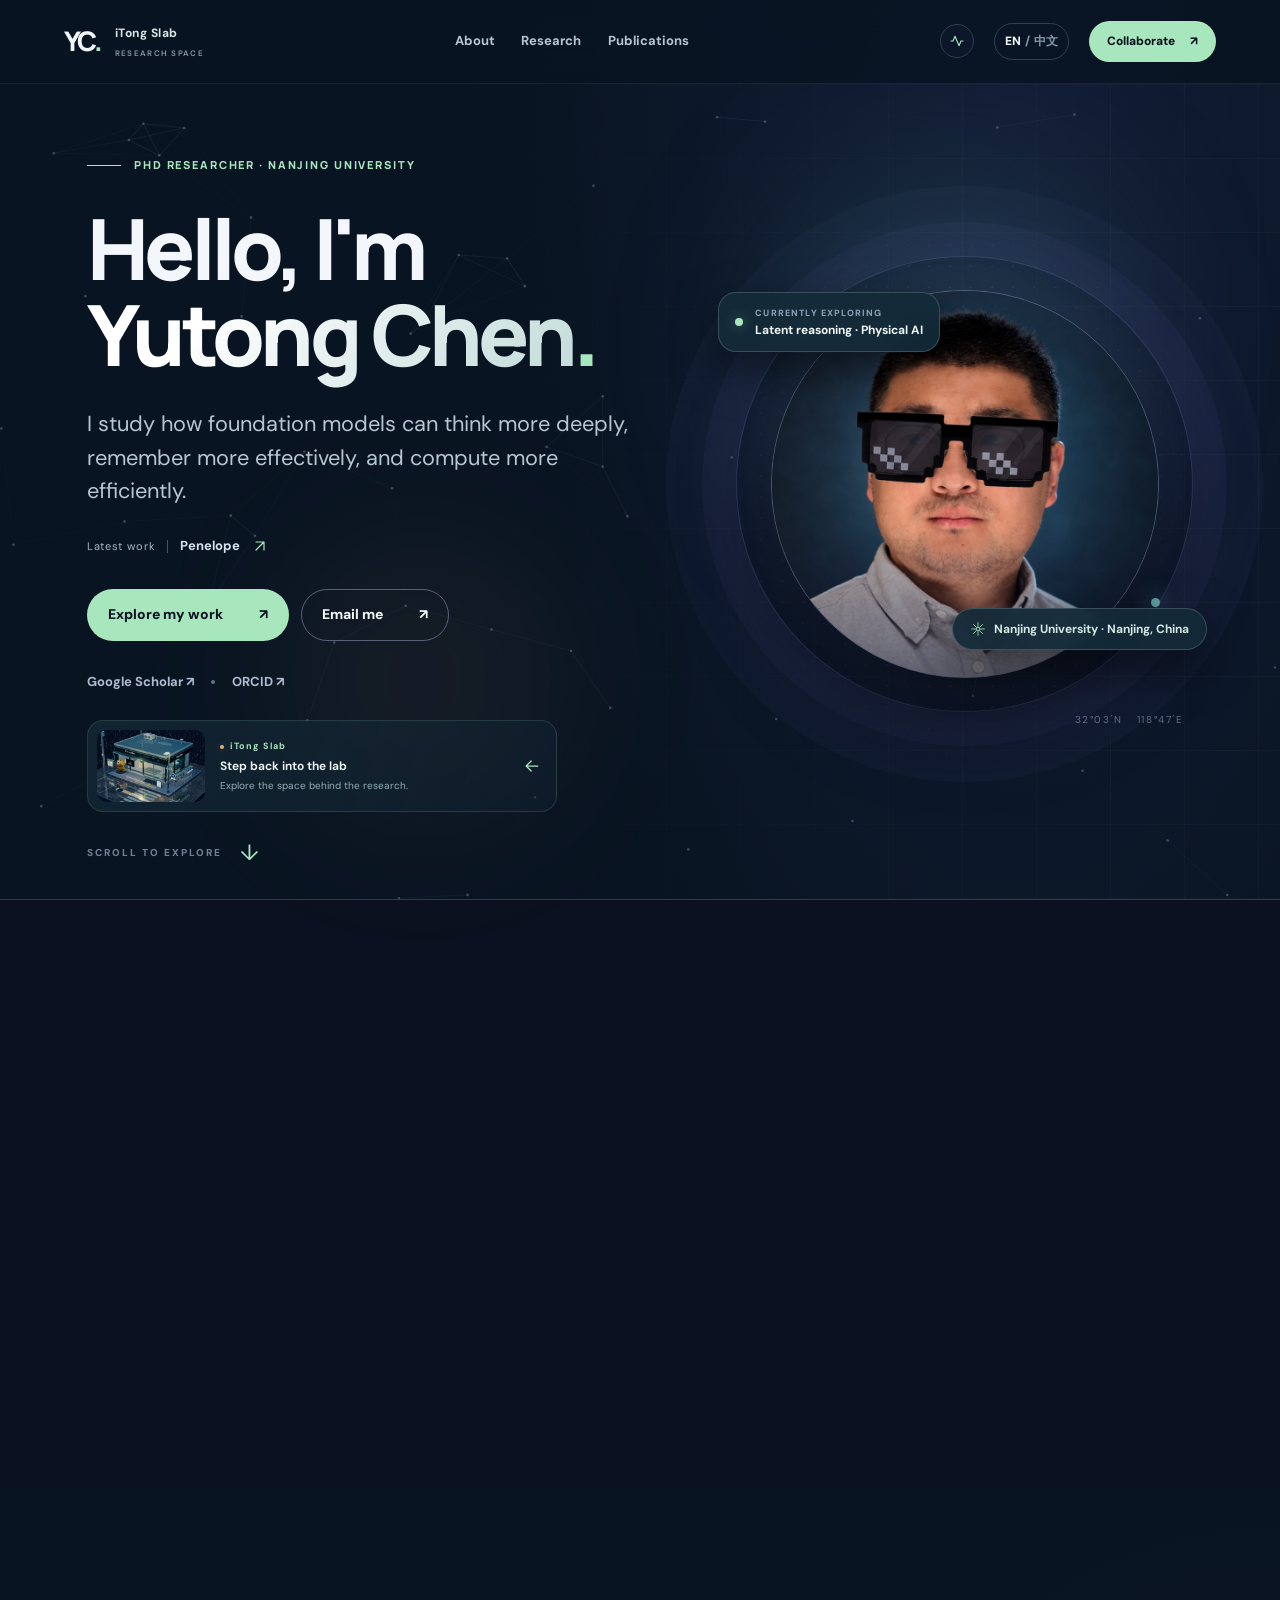
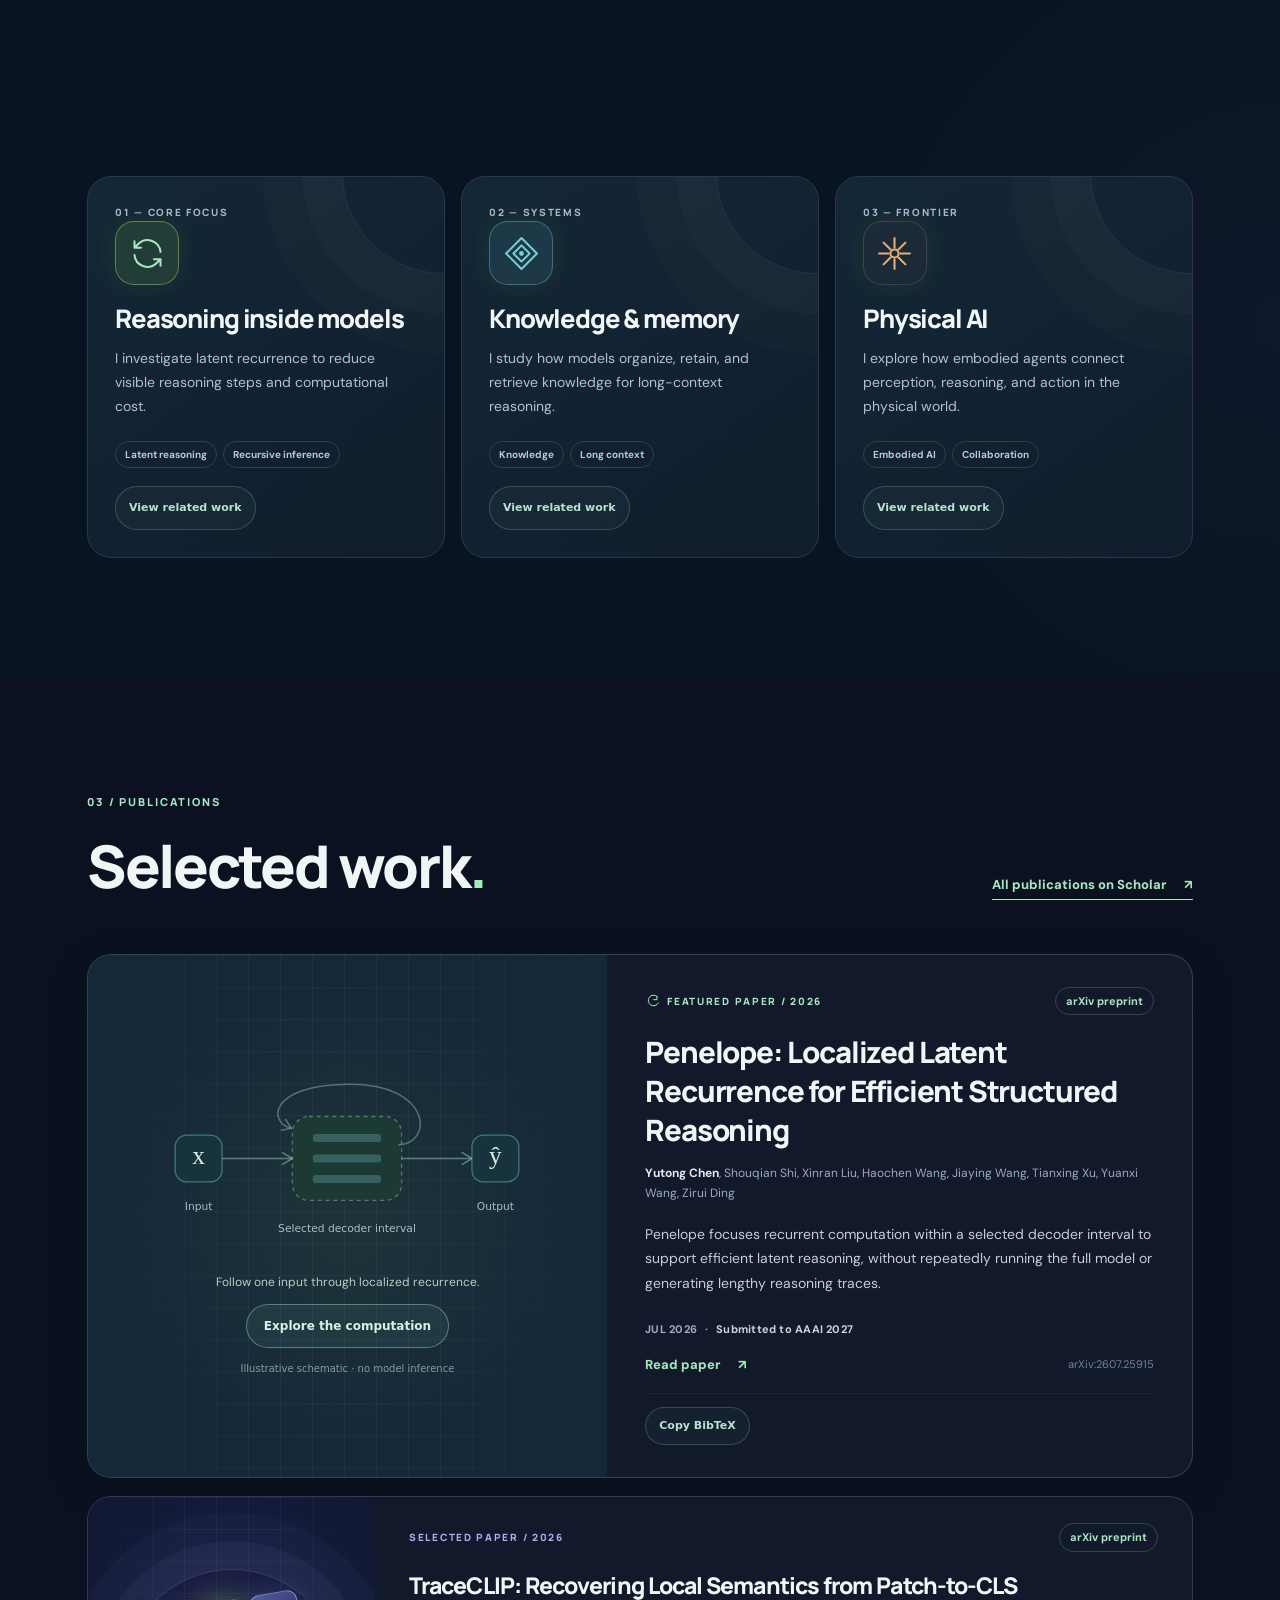
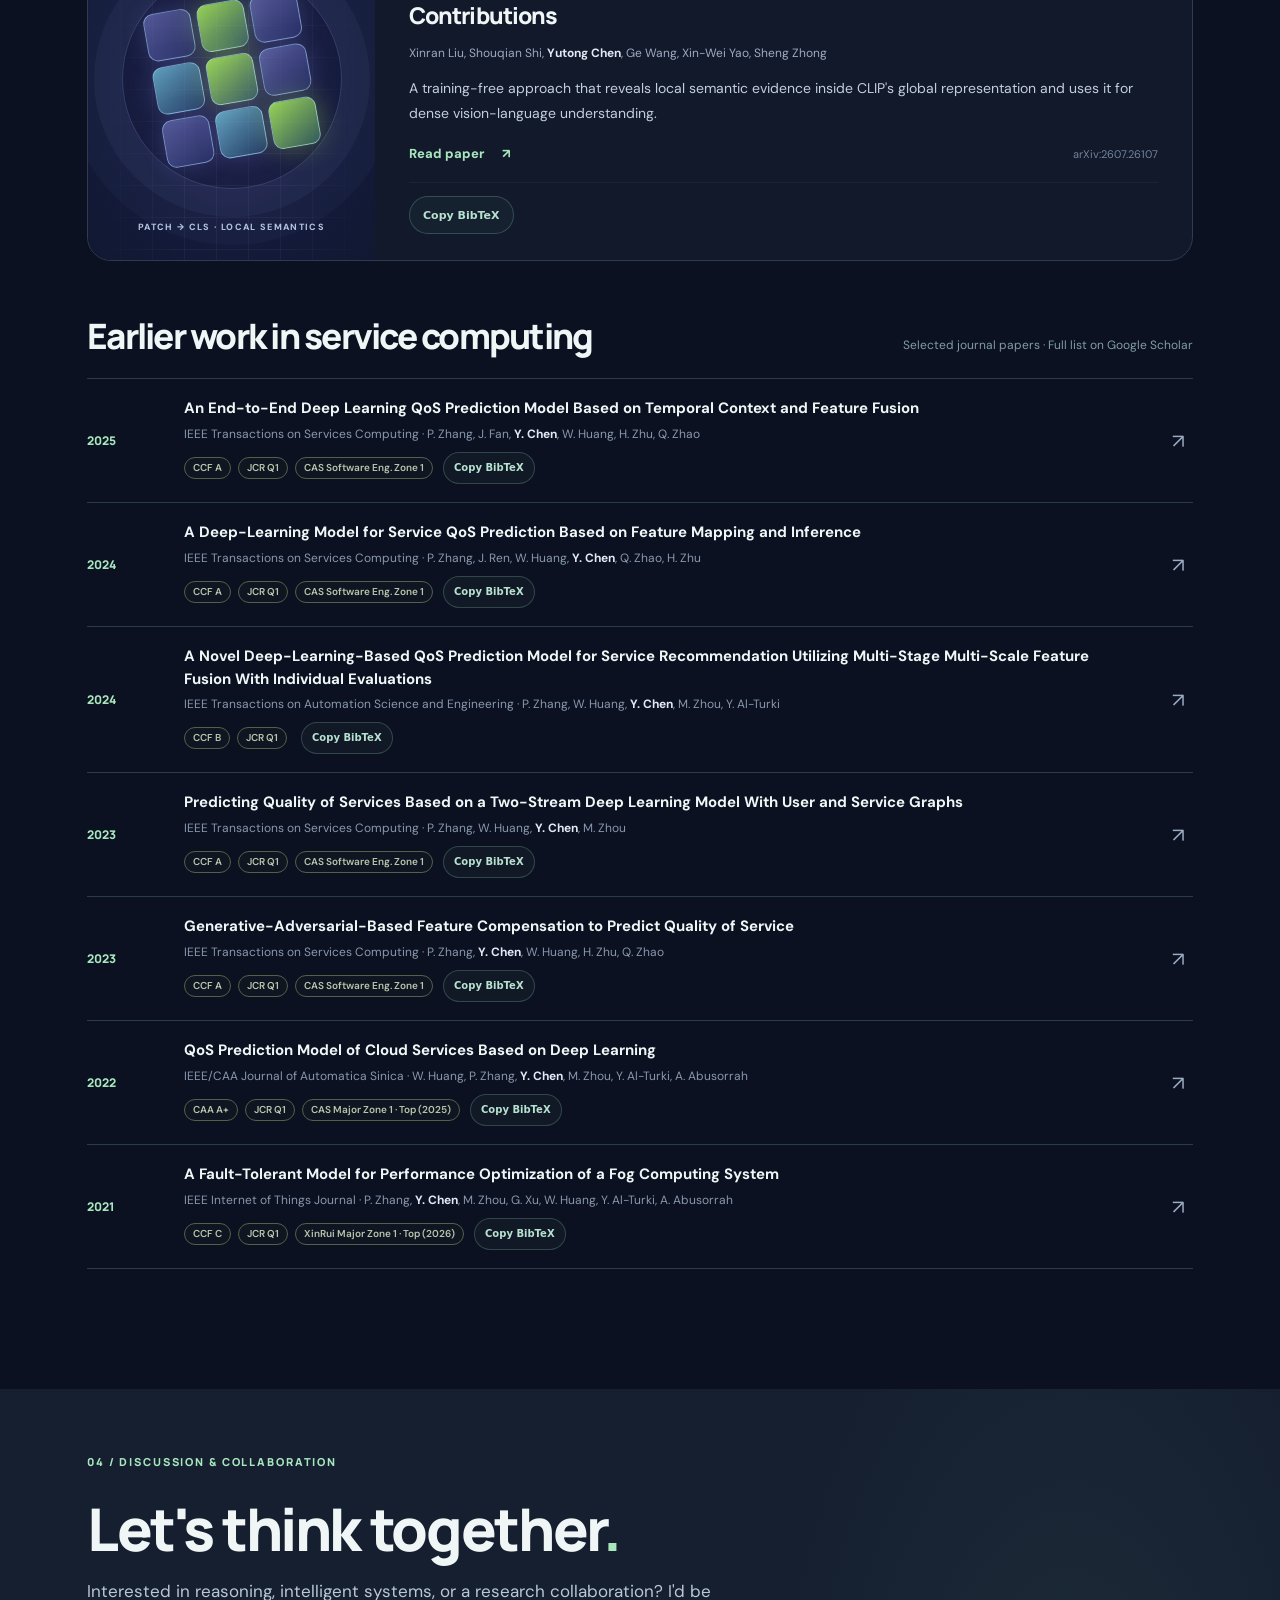
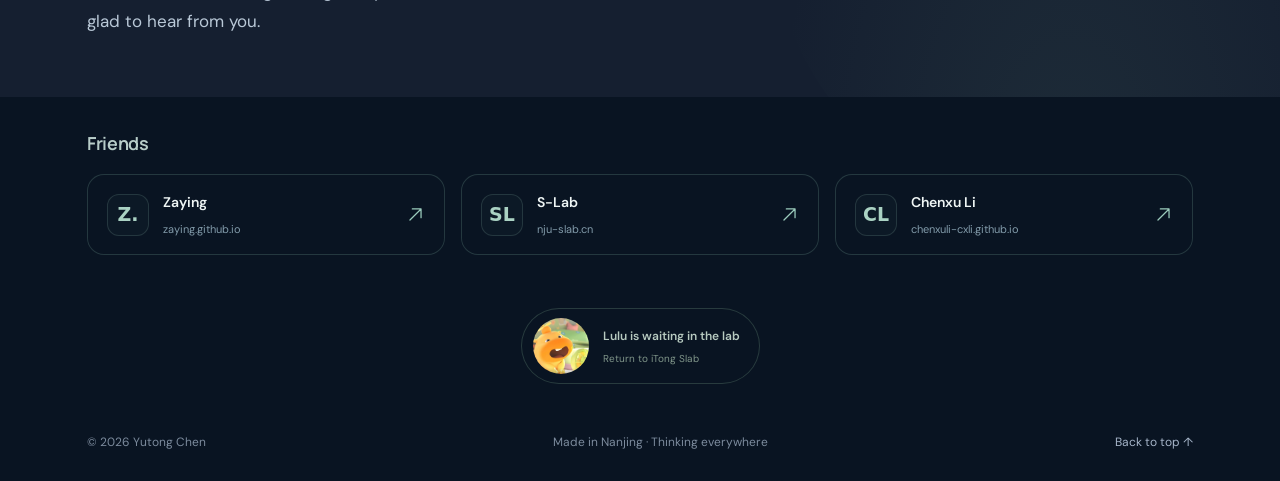
<file: home.html>
<!doctype html>
<html lang="en">
  <head>
    <meta charset="utf-8" />
    <meta name="viewport" content="width=device-width, initial-scale=1" />
    <meta name="theme-color" content="#080d1b" />
    <meta name="description" content="Yutong Chen is a Ph.D. student at the Software Institute, Nanjing University, researching reasoning in foundation models and intelligent systems." />
    <title>Yutong Chen · Researcher</title>
    <link rel="preconnect" href="https://fonts.googleapis.com"><link rel="preconnect" href="https://fonts.gstatic.com" crossorigin>
    <link rel="stylesheet" href="https://fonts.googleapis.com/css2?family=DM+Sans:wght@400;500;600;700&family=Manrope:wght@400;500;600;700;800&display=swap" media="print" onload="this.media='all'">
    <link rel="icon" href="./favicon.svg" type="image/svg+xml" />
    <link rel="stylesheet" href="./styles.css?v=round5-4" />
    <script src="./app.js?v=footer-6" defer></script>
    <link rel="stylesheet" href="./interactions.css?v=round5-4" />
    <script src="./interactions.js?v=round5-4" defer></script>
    <script src="./mobile-effects.js?v=round5-4" defer></script>
    <link rel="stylesheet" href="./continuity.css?v=footer-6" />
    <script src="./home-bridge.js?v=round5-4" defer></script>
    <link rel="stylesheet" href="./penelope-demo.css?v=round5-4" />
    <link rel="stylesheet" href="./research-interactions.css?v=footer-6" />
    <script src="./penelope-demo.js?v=round5-4" defer></script>
    <script src="./research-interactions.js?v=footer-6" defer></script>
  </head>
  <body>
    <a class="skip-link" href="#main">Skip to content</a>
    <div class="site-shell" id="top">
      <header class="topbar">
        <a class="brand" href="#top" aria-label="Yutong Chen, back to top"><span class="brand-mark">YC<span class="brand-dot">.</span></span><span class="brand-caption"><strong>iTong Slab</strong><small data-i18n="brandResearchSpace">RESEARCH SPACE</small></span></a>
        <nav class="nav" id="mainNav" aria-label="Main navigation">
          <a href="#about" data-i18n="navAbout">About</a>
          <a href="#research" data-i18n="navResearch">Research</a>
          <a href="#publications" data-i18n="navPublications">Publications</a>
          <a class="nav-contact" href="#contact" data-i18n="navContact">Get in touch</a>
        </nav>
        <div class="nav-actions">
          <button class="language-switch" type="button" id="languageSwitch" aria-label="Switch to Chinese" title="Switch language"><span class="language-current">EN</span><span class="language-slash">/</span><span class="language-next">中文</span></button>
          <a class="top-contact" href="mailto:hsiaoo@smail.nju.edu.cn"><span data-i18n="navContact">Get in touch</span><span aria-hidden="true">↗</span></a>
          <button class="menu-toggle" type="button" aria-controls="mainNav" aria-expanded="false" aria-label="Open navigation"><svg viewBox="0 0 24 24" fill="none" aria-hidden="true"><path d="M5 8h14M5 16h14" stroke="currentColor" stroke-width="1.7" stroke-linecap="round"/></svg></button>
        </div>
      </header>

      <main id="main">
        <section class="hero section-pad" aria-labelledby="hero-title">
          <div class="hero-orb hero-orb-one" aria-hidden="true"></div>
          <div class="hero-orb hero-orb-two" aria-hidden="true"></div>
          <div class="hero-copy">
            <div class="eyebrow"><span class="eyebrow-line"></span><span data-i18n="heroEyebrow">PHD RESEARCHER · NANJING UNIVERSITY</span></div>
            <h1 id="hero-title"><span data-i18n="heroGreeting">Hello, I'm</span><br /><span class="hero-name">Yutong Chen<span class="hero-period">.</span></span></h1>
            <p class="hero-intro" data-i18n="heroIntro">I study how foundation models can think more deeply, remember more effectively, and compute more efficiently.</p>
            <a class="latest-work" href="#penelope"><span class="latest-work-label" data-i18n="latestWork">Latest work</span><span class="latest-work-divider" aria-hidden="true"></span><strong>Penelope</strong><svg viewBox="0 0 20 20" fill="none" aria-hidden="true"><path d="M5 15 15 5M5 5h10v10" stroke="currentColor" stroke-width="1.5" stroke-linecap="round" stroke-linejoin="round"/></svg></a>
            <div class="hero-actions">
              <a class="button button-primary" href="#publications"><span data-i18n="exploreWork">Explore my work</span><span aria-hidden="true">↗</span></a>
              <a class="button button-secondary" href="mailto:hsiaoo@smail.nju.edu.cn"><span data-i18n="emailMe">Email me</span><span aria-hidden="true">↗</span></a>
            </div>
            <div class="hero-socials" aria-label="Academic profiles">
              <a href="https://scholar.google.com/citations?user=EVIcH0gAAAAJ" target="_blank" rel="noopener noreferrer">Google Scholar <span aria-hidden="true">↗</span></a>
              <span aria-hidden="true" class="social-separator"></span>
              <a href="https://orcid.org/0000-0002-9706-8890" target="_blank" rel="noopener noreferrer">ORCID <span aria-hidden="true">↗</span></a>
            </div>
            <a class="lab-doorway" href="./index.html#lab" data-lab-return>
              <span class="lab-doorway-image" aria-hidden="true"><img src="./lab-thumbnail.png" alt="" loading="lazy" draggable="false" /></span>
              <span class="lab-doorway-copy"><span class="lab-doorway-label"><span class="lab-signal" aria-hidden="true"></span>iTong Slab</span><strong data-i18n="labDoorwayTitle">Step back into the lab</strong><small data-i18n="labDoorwayDetail">Explore the space behind the research.</small></span>
              <svg class="lab-doorway-arrow" viewBox="0 0 24 24" fill="none" aria-hidden="true"><path d="M19 12H5m6-6-6 6 6 6" stroke="currentColor" stroke-width="1.5" stroke-linecap="round" stroke-linejoin="round"/></svg>
            </a>
          </div>
          <div class="hero-visual" aria-label="Portrait of Yutong Chen">
            <div class="portrait-grid" aria-hidden="true"></div>
            <div class="portrait-halo" aria-hidden="true"></div>
            <div class="portrait-frame"><img src="./portrait.jpg?v=49d800d0" alt="Yutong Chen" fetchpriority="high" draggable="false" /></div>
            <div class="portrait-sticker portrait-sticker-top"><span class="status-dot"></span><span data-i18n="portraitStatus">CURRENTLY EXPLORING</span><strong data-i18n="portraitFocus">Latent reasoning · Physical AI</strong></div>
            <div class="portrait-sticker portrait-sticker-bottom"><span class="sticker-spark" aria-hidden="true"><svg viewBox="0 0 48 48" fill="none"><path d="M24 5v12m0 14v12M5 24h12m14 0h12M10.6 10.6l8.5 8.5m9.8 9.8 8.5 8.5m0-26.8-8.5 8.5m-9.8 9.8-8.5 8.5" stroke="currentColor" stroke-width="2.5" stroke-linecap="round"/><circle cx="24" cy="24" r="5" stroke="currentColor" stroke-width="2.5"/></svg></span><span data-i18n="portraitLocation">Nanjing University · Nanjing, China</span></div>
            <span class="visual-coordinate" aria-hidden="true">32°03′N &nbsp; 118°47′E</span>
          </div>
          <a class="scroll-cue" href="#about"><span data-i18n="scrollCue">SCROLL TO EXPLORE</span><span class="scroll-arrow" aria-hidden="true">↓</span></a>
        </section>

        <section class="about section-pad" id="about" aria-labelledby="about-title">
          <div class="section-heading"><span class="section-index">01 / <span data-i18n="sectionAboutLabel">ABOUT</span></span><h2 id="about-title" data-i18n="aboutTitle">Curiosity meets computation<span class="accent-dot">.</span></h2></div>
          <div class="about-layout">
            <div class="about-main">
              <p class="about-lead" data-i18n="aboutLead">I am a Ph.D. student at the Software Institute, Nanjing University, advised by Prof. Shouqian Shi and working with Prof. Sheng Zhong's research team.</p>
              <p data-i18n="aboutText">I also collaborate with Prof. Yunhuai Liu's team at Peking University on Physical AI and embodied intelligence.</p>
            </div>
            <aside class="about-aside" aria-label="Affiliations and links">
              <div class="aside-item"><span data-i18n="affiliationLabel">AFFILIATION</span><strong data-i18n="affiliationValue">Software Institute<br />Nanjing University</strong></div>
              <div class="aside-item"><span data-i18n="advisorLabel">ADVISOR</span><strong data-i18n="advisorValue">Prof. Shouqian Shi</strong></div>
              <div class="aside-item"><span data-i18n="labLabel">RESEARCH GROUP</span><a href="https://nju-slab.cn" target="_blank" rel="noopener noreferrer">NJU S-Lab <span aria-hidden="true">↗</span></a></div>
              <div class="aside-item citation-item"><span data-i18n="citationLabel">GOOGLE SCHOLAR · SEP 2026</span><a href="https://scholar.google.com/citations?user=EVIcH0gAAAAJ" target="_blank" rel="noopener noreferrer"><strong>218</strong><small data-i18n="citationUnit">citations</small><span aria-hidden="true">↗</span></a></div>
            </aside>
          </div>
        </section>

        <section class="research section-pad" id="research" aria-labelledby="research-title">
          <div class="section-heading"><span class="section-index"><svg class="room-motif" viewBox="0 0 24 24" fill="none" aria-hidden="true"><path d="M18 5a8 8 0 1 0 2 10M18 5v5h-5" stroke="currentColor" stroke-width="1.5" stroke-linecap="round" stroke-linejoin="round"/></svg>02 / <span data-i18n="sectionResearchLabel">RESEARCH</span></span><div class="heading-row"><h2 id="research-title" data-i18n="researchTitle">Questions worth exploring<span class="accent-dot">.</span></h2><p data-i18n="researchSubtitle">Building more capable and efficient intelligence, from internal computation to embodied action.</p></div></div>
          <div class="research-grid">
            <article class="research-card research-card-main"><span class="card-index">01 — CORE FOCUS</span><div class="research-icon icon-recursion" aria-hidden="true"><svg viewBox="0 0 48 48" fill="none"><path d="M40 22a16 16 0 0 0-27-10l-5 5M8 9v8h8M8 26a16 16 0 0 0 27 10l5-5m-8 0h8v8" stroke="currentColor" stroke-width="2.5" stroke-linecap="round" stroke-linejoin="round"/></svg></div><h3 data-i18n="researchOneTitle">Reasoning inside models</h3><p data-i18n="researchOneBody">I investigate latent recurrence to reduce visible reasoning steps and computational cost.</p><span class="card-tags"><span>Latent reasoning</span><span>Recursive inference</span></span></article>
            <article class="research-card"><span class="card-index">02 — SYSTEMS</span><div class="research-icon icon-memory" aria-hidden="true"><svg viewBox="0 0 48 48" fill="none"><path d="M24 5 43 24 24 43 5 24 24 5Z" stroke="currentColor" stroke-width="2.5" stroke-linejoin="round"/><path d="M24 14 34 24 24 34 14 24 24 14Z" stroke="currentColor" stroke-width="2.5" stroke-linejoin="round"/><circle cx="24" cy="24" r="3" fill="currentColor"/></svg></div><h3 data-i18n="researchTwoTitle">Knowledge & memory</h3><p data-i18n="researchTwoBody">I study how models organize, retain, and retrieve knowledge for long-context reasoning.</p><span class="card-tags"><span>Knowledge</span><span>Long context</span></span></article>
            <article class="research-card"><span class="card-index">03 — FRONTIER</span><div class="research-icon icon-physical" aria-hidden="true"><svg viewBox="0 0 48 48" fill="none"><path d="M24 5v12m0 14v12M5 24h12m14 0h12M10.6 10.6l8.5 8.5m9.8 9.8 8.5 8.5m0-26.8-8.5 8.5m-9.8 9.8-8.5 8.5" stroke="currentColor" stroke-width="2.5" stroke-linecap="round"/><circle cx="24" cy="24" r="5" stroke="currentColor" stroke-width="2.5"/></svg></div><h3 data-i18n="researchThreeTitle">Physical AI</h3><p data-i18n="researchThreeBody">I explore how embodied agents connect perception, reasoning, and action in the physical world.</p><span class="card-tags"><span>Embodied AI</span><span>Collaboration</span></span></article>
          </div>
        </section>

        <section class="publications section-pad" id="publications" aria-labelledby="publications-title">
          <div class="section-heading"><span class="section-index">03 / <span data-i18n="sectionPublicationsLabel">PUBLICATIONS</span></span><div class="heading-row"><h2 id="publications-title" data-i18n="publicationsTitle">Selected work<span class="accent-dot">.</span></h2><a class="text-link" href="https://scholar.google.com/citations?user=EVIcH0gAAAAJ" target="_blank" rel="noopener noreferrer"><span data-i18n="allPublications">All publications on Scholar</span><span aria-hidden="true">↗</span></a></div></div>
          <article class="paper paper-featured" id="penelope">
            <div class="paper-art paper-art-penelope" aria-hidden="true"><div class="diagram-topline">INPUT TOKENS <span class="diagram-direction"><svg viewBox="0 0 16 16" fill="none" aria-hidden="true"><path d="M2 8h11m-4-4 4 4-4 4" stroke="currentColor" stroke-width="1.5" stroke-linecap="round" stroke-linejoin="round"/></svg></span> BOUNDARY MEMORY</div><div class="diagram-flow"><div class="diagram-node diagram-node-input">x</div><div class="diagram-connector"></div><div class="diagram-loop"><div class="loop-center">h<sub>t</sub></div><span class="loop-ring ring-one"></span><span class="loop-ring ring-two"></span><span class="loop-label">LATENT RECURRENCE</span></div><div class="diagram-connector"></div><div class="diagram-node diagram-node-output">ŷ</div></div><div class="diagram-bottomline"><span>LOCALIZED COMPUTE</span><span>∑ t = 1…k</span></div></div>
            <div class="paper-content"><div class="paper-topline"><span class="paper-number"><svg class="room-motif" viewBox="0 0 24 24" fill="none" aria-hidden="true"><path d="M18 5a8 8 0 1 0 2 10M18 5v5h-5" stroke="currentColor" stroke-width="1.5" stroke-linecap="round" stroke-linejoin="round"/></svg>FEATURED PAPER / 2026</span><span class="paper-status">arXiv preprint</span></div><h3>Penelope: Localized Latent Recurrence for Efficient Structured Reasoning</h3><p class="paper-authors"><strong>Yutong Chen</strong>, Shouqian Shi, Xinran Liu, Haochen Wang, Jiaying Wang, Tianxing Xu, Yuanxi Wang, Zirui Ding</p><p class="paper-summary" data-i18n="penelopeSummary">Penelope focuses recurrent computation within a selected decoder interval to support efficient latent reasoning, without repeatedly running the full model or generating lengthy reasoning traces.</p><p class="paper-update"><span data-i18n="penelopeDate">JUL 2026</span><span aria-hidden="true">·</span><span data-i18n="penelopeSubmission">Submitted to AAAI 2027</span></p><div class="paper-footer"><a class="paper-link" href="https://arxiv.org/abs/2607.25915" target="_blank" rel="noopener noreferrer">Read paper <span aria-hidden="true">↗</span></a><span class="paper-id">arXiv:2607.25915</span></div></div>
          </article>
          <article class="paper paper-secondary"><div class="paper-art paper-art-trace" aria-hidden="true"><div class="trace-tiles"><span></span><span></span><span></span><span></span><span></span><span></span><span></span><span></span><span></span></div><div class="trace-scan"></div><div class="trace-caption">PATCH → CLS · LOCAL SEMANTICS</div></div><div class="paper-content"><div class="paper-topline"><span class="paper-number">SELECTED PAPER / 2026</span><span class="paper-status">arXiv preprint</span></div><h3>TraceCLIP: Recovering Local Semantics from Patch-to-CLS Contributions</h3><p class="paper-authors">Xinran Liu, Shouqian Shi, <strong>Yutong Chen</strong>, Ge Wang, Xin-Wei Yao, Sheng Zhong</p><p class="paper-summary" data-i18n="traceSummary">A training-free approach that reveals local semantic evidence inside CLIP's global representation and uses it for dense vision-language understanding.</p><div class="paper-footer"><a class="paper-link" href="https://arxiv.org/abs/2607.26107" target="_blank" rel="noopener noreferrer">Read paper <span aria-hidden="true">↗</span></a><span class="paper-id">arXiv:2607.26107</span></div></div></article>
          <div class="earlier-work"><div class="earlier-header"><h3 data-i18n="earlierTitle">Earlier work in service computing</h3><span data-i18n="earlierCaption">Selected journal papers · Full list on Google Scholar</span></div><div class="earlier-list" id="earlierList"></div></div>
        </section>

        <section class="contact section-pad" id="contact" aria-labelledby="contact-title">
          <div class="contact-glow" aria-hidden="true"></div>
          <span class="section-index">04 / <span data-i18n="sectionContactLabel">DISCUSSION &amp; COLLABORATION</span></span>
          <div class="contact-main"><h2 id="contact-title" data-i18n="contactTitle">Let's think together<span class="accent-dot">.</span></h2><p data-i18n="contactText">Interested in reasoning, intelligent systems, or a research collaboration? I'd be glad to hear from you.</p></div>
        </section>
        <section class="friend-links" aria-labelledby="friends-title">
          <h2 id="friends-title" data-i18n="friendsTitle">Friends</h2>
          <div class="friend-grid">
            <a class="friend-card" href="https://zaying.github.io/" target="_blank" rel="noopener noreferrer"><span class="friend-monogram" aria-hidden="true">Z.</span><span class="friend-copy"><strong>Zaying</strong><small>zaying.github.io</small></span><svg viewBox="0 0 24 24" fill="none" aria-hidden="true"><path d="M5 19 19 5M8 5h11v11" stroke="currentColor" stroke-width="1.6" stroke-linecap="round" stroke-linejoin="round"/></svg></a>
            <a class="friend-card" href="https://nju-slab.cn" target="_blank" rel="noopener noreferrer"><span class="friend-monogram" aria-hidden="true">SL</span><span class="friend-copy"><strong>S-Lab</strong><small>nju-slab.cn</small></span><svg viewBox="0 0 24 24" fill="none" aria-hidden="true"><path d="M5 19 19 5M8 5h11v11" stroke="currentColor" stroke-width="1.6" stroke-linecap="round" stroke-linejoin="round"/></svg></a>
            <a class="friend-card" href="https://chenxuli-cxli.github.io/" target="_blank" rel="noopener noreferrer"><span class="friend-monogram" aria-hidden="true">CL</span><span class="friend-copy"><strong>Chenxu Li</strong><small>chenxuli-cxli.github.io</small></span><svg viewBox="0 0 24 24" fill="none" aria-hidden="true"><path d="M5 19 19 5M8 5h11v11" stroke="currentColor" stroke-width="1.6" stroke-linecap="round" stroke-linejoin="round"/></svg></a>
          </div>
        </section>
      </main>

      <footer class="footer"><span>© <span id="year">2026</span> Yutong Chen</span><span data-i18n="footerLocation">Made in Nanjing · Thinking everywhere</span><a href="#top"><span data-i18n="backToTop">Back to top</span> ↑</a></footer>
    </div>
  </body>
</html>
</file>
<file: styles.css>
:root{color-scheme:dark;--bg:#080d1b;--bg2:#0e1426;--panel:#10182b;--line:#273145;--text:#eff3fa;--muted:#a2aec1;--quiet:#718096;--lime:#b7ff5a;--cyan:#72dbf0;--violet:#a59bff;--radius:24px;scroll-behavior:smooth}
*{box-sizing:border-box}html{scroll-padding-top:90px}body{margin:0;background:var(--bg);color:var(--text);font:400 16px/1.7 'DM Sans',system-ui,-apple-system,sans-serif;-webkit-font-smoothing:antialiased}a{color:inherit;text-decoration:none}button{font:inherit}img{max-width:100%;display:block}::selection{background:var(--lime);color:#071020}
.site-shell{overflow:hidden;position:relative;background:radial-gradient(ellipse 50% 30% at 80% 0%,rgba(62,72,151,.18),transparent 80%),var(--bg)}
.skip-link{position:absolute;top:-60px;left:20px;z-index:100;background:var(--lime);color:#101525;padding:8px 14px;border-radius:8px}.skip-link:focus{top:12px}
.topbar{height:84px;padding:0 clamp(22px,5vw,84px);display:flex;align-items:center;justify-content:space-between;gap:28px;border-bottom:1px solid rgba(255,255,255,.075);position:relative;z-index:20;background:rgba(8,13,27,.74);backdrop-filter:blur(24px)}.brand{display:flex;align-items:baseline;gap:16px;white-space:nowrap}.brand-mark{font:800 27px/.9 'Manrope',system-ui,sans-serif;letter-spacing:-.1em}.brand-dot,.accent-dot,.hero-period{color:var(--lime)}.brand-caption{font-size:10px;font-weight:800;letter-spacing:.18em;color:var(--quiet)}.nav,.nav-actions{display:flex;align-items:center}.nav{gap:clamp(15px,2.1vw,34px)}.nav a{font-size:13px;font-weight:700;color:#bac5d4;transition:color .2s}.nav a:hover,.nav a:focus-visible{color:var(--lime)}.nav-actions{gap:20px}.language-switch{cursor:pointer;border:1px solid #343e53;border-radius:100px;background:transparent;color:var(--text);font-size:12px;font-weight:800;padding:7px 10px;white-space:nowrap;transition:background .2s,border-color .2s}.language-switch:hover,.language-switch:focus-visible{background:#1a2537;border-color:var(--lime)}.language-slash{color:var(--quiet);padding:0 4px}.language-next{color:var(--quiet)}.top-contact{display:flex;align-items:center;gap:15px;color:#071020;background:var(--lime);border-radius:100px;padding:10px 18px;font-size:12px;font-weight:800;white-space:nowrap;transition:transform .2s,box-shadow .2s}.top-contact:hover{transform:translateY(-2px);box-shadow:0 8px 24px #b7ff5a35}
.section-pad{padding-left:clamp(24px,6.8vw,112px);padding-right:clamp(24px,6.8vw,112px)}.hero{min-height:min(800px,calc(100vh - 84px));position:relative;display:grid;grid-template-columns:1.14fr .86fr;align-items:center;gap:4%;padding-top:78px;padding-bottom:100px;border-bottom:1px solid var(--line)}.hero:before{content:"";position:absolute;inset:0;background-image:linear-gradient(#ffffff07 1px,transparent 1px),linear-gradient(90deg,#ffffff07 1px,transparent 1px);background-size:74px 74px;mask-image:linear-gradient(90deg,transparent 20%,#000 100%);pointer-events:none}.hero-orb{position:absolute;border-radius:50%;filter:blur(80px);pointer-events:none}.hero-orb-one{width:360px;height:360px;top:10%;right:12%;background:#6362b829;animation:float 9s ease-in-out infinite}.hero-orb-two{width:280px;height:280px;bottom:10%;left:22%;background:#6be3ae11;animation:float 11s ease-in-out infinite reverse}.hero-copy,.hero-visual{position:relative;z-index:1}.hero-copy{max-width:780px}.eyebrow,.section-index,.card-index,.paper-number{font-family:'Manrope',system-ui,sans-serif;font-size:11px;font-weight:800;letter-spacing:.17em}.eyebrow{display:flex;align-items:center;gap:13px;color:var(--lime);margin-bottom:30px}.eyebrow-line{width:34px;height:1px;background:var(--lime)}h1,h2,h3,p{margin-top:0}.hero h1{font:800 clamp(58px,7.2vw,122px)/1.02 'Manrope',system-ui,sans-serif;letter-spacing:-.085em;margin:0 0 30px;white-space:nowrap}.hero h1>span:first-child{color:#f3f6fb}.hero-name{background:linear-gradient(135deg,#fff 25%,#c6d4e6 90%);background-clip:text;-webkit-background-clip:text;color:transparent}.hero-period{background:none;-webkit-text-fill-color:var(--lime)}.hero-intro{max-width:570px;font-size:clamp(18px,1.7vw,23px);line-height:1.55;color:#b9c5d8;margin-bottom:34px}.hero-actions{display:flex;gap:12px;flex-wrap:wrap}.button{display:inline-flex;align-items:center;justify-content:space-between;gap:36px;border:1px solid transparent;border-radius:100px;padding:13px 20px;font-size:14px;font-weight:800;min-height:50px;transition:transform .2s,background .2s,border-color .2s}.button:hover{transform:translateY(-3px)}.button-primary{background:var(--lime);color:#0b1322}.button-primary:hover{background:#cbff87}.button-secondary{border-color:#576278;color:var(--text)}.button-secondary:hover{border-color:var(--lime)}.hero-socials{display:flex;align-items:center;gap:17px;margin-top:48px;color:#aebbd0;font-size:13px;font-weight:700}.hero-socials a:hover{color:var(--lime)}.social-separator{width:4px;height:4px;border-radius:50%;background:#627186}.scroll-cue{position:absolute;bottom:28px;left:clamp(24px,6.8vw,112px);display:flex;gap:18px;align-items:center;color:#718097;font-size:10px;font-weight:800;letter-spacing:.2em}.scroll-arrow{font-size:22px;font-weight:400;color:var(--lime);animation:nudge 2s ease-in-out infinite}
.hero-visual{height:min(520px,44vw);min-height:410px;display:flex;align-items:center;justify-content:center}.portrait-grid{position:absolute;width:112%;height:112%;background-image:radial-gradient(#adb5e02b 1px,transparent 1px);background-size:21px 21px;mask-image:radial-gradient(ellipse,#000 35%,transparent 70%)}.portrait-halo{position:absolute;width:min(510px,100%);aspect-ratio:1;border:1px solid #a7adff35;border-radius:50%;box-shadow:0 0 0 34px #9894fa0b,0 0 0 70px #9894fa08;animation:halo 8s ease-in-out infinite}.portrait-halo:before,.portrait-halo:after{content:"";position:absolute;border-radius:50%;width:9px;height:9px;background:var(--lime);box-shadow:0 0 20px var(--lime)}.portrait-halo:before{top:15%;left:14%}.portrait-halo:after{right:7%;bottom:23%;background:var(--cyan);box-shadow:0 0 20px var(--cyan)}.portrait-frame{position:relative;width:min(430px,85%);aspect-ratio:.82;border-radius:42% 42% 30% 30%;overflow:hidden;border:1px solid #c9d1ff53;box-shadow:0 38px 85px #0009,0 0 100px #6e6ccd35}.portrait-frame:after{content:"";position:absolute;inset:0;background:linear-gradient(180deg,#0b102400 60%,#0c122b85 100%);pointer-events:none}.portrait-frame img{width:100%;height:100%;object-fit:cover;object-position:center 42%;transition:transform .7s ease}.portrait-frame:hover img{transform:scale(1.04)}.portrait-sticker{position:absolute;display:flex;align-items:center;z-index:2;border:1px solid #ffffff32;box-shadow:0 18px 45px #0008;background:#111b30dc;backdrop-filter:blur(14px)}.portrait-sticker-top{top:13%;left:-4%;border-radius:18px;padding:13px 16px;display:grid;grid-template-columns:10px auto;column-gap:10px;row-gap:2px;max-width:245px}.portrait-sticker-top span:nth-child(2){grid-column:2;color:#8fa0b6;font-size:9px;font-weight:800;letter-spacing:.13em}.portrait-sticker-top strong{grid-column:2;font-size:14px;line-height:1.3}.status-dot{width:8px;height:8px;border-radius:50%;background:var(--lime);grid-row:1/3;box-shadow:0 0 13px var(--lime)}.portrait-sticker-bottom{right:-3%;bottom:18%;border-radius:100px;padding:10px 17px;gap:8px;font-size:12px;font-weight:700}.sticker-spark{color:var(--lime);font-size:18px}.visual-coordinate{position:absolute;right:2%;bottom:3%;color:#627087;font-size:10px;letter-spacing:.16em}
.about,.research,.publications{padding-top:115px;padding-bottom:120px}.about{background:#0b1120}.section-heading{margin-bottom:54px}.section-index{display:block;color:var(--lime);margin-bottom:22px}.section-heading h2,.contact h2{font:800 clamp(36px,4.6vw,70px)/1.13 'Manrope',system-ui,sans-serif;letter-spacing:-.068em;margin:0}.heading-row{display:flex;align-items:end;justify-content:space-between;gap:50px}.heading-row p{color:var(--muted);max-width:390px;margin:0 0 4px;font-size:15px;line-height:1.65}.about-layout{display:grid;grid-template-columns:minmax(0,1.6fr) minmax(240px,.65fr);gap:8%;border-top:1px solid var(--line);padding-top:45px}.about-main{max-width:860px}.about-main p{font-size:16px;color:var(--muted);line-height:1.85;margin-bottom:19px}.about-main .about-lead{font-size:clamp(20px,2.3vw,30px);font-weight:600;line-height:1.55;color:var(--text);letter-spacing:-.025em;margin-bottom:28px}.about-aside{border-left:1px solid var(--line);padding-left:34px}.aside-item{padding-bottom:23px;margin-bottom:22px;border-bottom:1px solid var(--line)}.aside-item:last-child{border-bottom:0;margin-bottom:0}.aside-item>span{display:block;font-size:10px;letter-spacing:.17em;font-weight:800;color:var(--quiet);margin-bottom:8px}.aside-item strong,.aside-item a{font-size:15px;font-weight:700;line-height:1.45}.aside-item a:hover{color:var(--lime)}
.research{background:radial-gradient(ellipse 45% 70% at 100% 55%,#342d5925,transparent 75%),var(--bg)}.research-grid{display:grid;grid-template-columns:repeat(3,minmax(0,1fr));gap:16px}.research-card{min-height:360px;background:linear-gradient(150deg,#151c31,#0d1528);border:1px solid #2c364c;border-radius:var(--radius);padding:27px;display:flex;flex-direction:column;position:relative;overflow:hidden;transition:transform .25s,border-color .25s,box-shadow .25s}.research-card:hover{transform:translateY(-6px);border-color:#a6ff5a7a;box-shadow:0 24px 45px #0004}.research-card-main{background:radial-gradient(circle at 80% 15%,#b7ff5a23,transparent 44%),linear-gradient(150deg,#1c2831,#111d24)}.research-card:after{content:"";position:absolute;width:200px;height:200px;right:-100px;top:-105px;border:1px solid #ffffff15;border-radius:50%;box-shadow:0 0 0 40px #ffffff05,0 0 0 80px #ffffff03}.card-index{color:#a7b5c9;font-size:10px}.research-icon{margin:auto 0 18px;width:64px;height:64px;border-radius:19px;background:#a5ff601c;border:1px solid #b7ff5a60;color:var(--lime);display:grid;place-items:center;box-shadow:0 0 26px #b7ff5a15}.research-icon span{font:400 42px/1 sans-serif}.icon-memory{background:#72dbf01a;border-color:#72dbf057;color:var(--cyan)}.icon-physical{background:#a59bff1b;border-color:#a59bff66;color:var(--violet)}.research-card h3{font:800 clamp(20px,2vw,26px)/1.25 'Manrope',system-ui,sans-serif;letter-spacing:-.045em;margin:0 0 12px}.research-card p{font-size:14px;line-height:1.7;color:#b4bfd0;margin-bottom:22px}.card-tags{display:flex;flex-wrap:wrap;gap:6px}.card-tags span{border:1px solid #58617570;border-radius:100px;padding:4px 9px;color:#bcc7d5;font-size:10px;font-weight:700}
.publications{background:#0b1120}.text-link{display:inline-flex;align-items:center;gap:18px;font-size:13px;color:var(--lime);font-weight:800;white-space:nowrap;border-bottom:1px solid var(--lime);padding-bottom:3px}.text-link:hover{color:#fff;border-color:#fff}.paper{display:grid;grid-template-columns:.94fr 1.06fr;gap:0;background:#11192b;border:1px solid #354057;border-radius:var(--radius);overflow:hidden;margin-bottom:18px;transition:border-color .25s,transform .25s}.paper:hover{border-color:#9aabca;transform:translateY(-3px)}.paper-art{min-height:345px;position:relative;overflow:hidden;display:flex;align-items:center;justify-content:center}.paper-art-penelope{background:radial-gradient(circle at 50% 50%,#53689169,#161f3d 45%,#101b32 80%)}.paper-art-penelope:before,.paper-art-trace:before{content:"";position:absolute;inset:0;background-image:linear-gradient(#ffffff0b 1px,transparent 1px),linear-gradient(90deg,#ffffff0b 1px,transparent 1px);background-size:32px 32px;mask-image:linear-gradient(90deg,transparent,#000 35%,#000 65%,transparent)}.diagram-flow{display:flex;align-items:center;justify-content:center;width:90%;position:relative}.diagram-node{width:52px;height:52px;display:grid;place-items:center;border:1px solid #cee6ff8b;border-radius:12px;background:#cfedff12;font:700 25px Georgia,serif;color:#dcecff;box-shadow:0 0 24px #72dbf02a}.diagram-node-output{border-color:#b7ff5a9c;color:var(--lime)}.diagram-connector{height:1px;width:15%;background:linear-gradient(90deg,var(--cyan),var(--lime));position:relative}.diagram-connector:after{content:"›";position:absolute;right:-2px;top:-15px;color:var(--lime);font-size:24px}.diagram-loop{height:180px;aspect-ratio:1;border-radius:50%;border:1px solid #bbff67a8;display:grid;place-items:center;position:relative;background:radial-gradient(circle,#b7ff5a30 1%,#101e31 66%);box-shadow:0 0 70px #b7ff5a25,inset 0 0 35px #b7ff5a15;animation:halo 8s ease-in-out infinite}.loop-center{font:700 44px Georgia,serif;color:var(--lime);text-shadow:0 0 30px #b7ff5a}.loop-center sub{font-size:18px}.loop-ring{position:absolute;inset:17px;border:1px dashed #caff9d6b;border-radius:50%;animation:spin 24s linear infinite}.ring-two{inset:36px;border-color:#93dce774;animation-direction:reverse;animation-duration:18s}.loop-label{position:absolute;bottom:-33px;font-size:9px;letter-spacing:.14em;font-weight:800;color:#bbcae1;white-space:nowrap}.diagram-topline,.diagram-bottomline{position:absolute;z-index:1;color:#93a7be;font-size:9px;font-weight:800;letter-spacing:.17em}.diagram-topline{top:30px}.diagram-topline span{color:var(--lime);padding:0 5px}.diagram-bottomline{bottom:24px;width:85%;display:flex;justify-content:space-between}.paper-art-trace{background:radial-gradient(ellipse at center,#493a8c71,#151b3d 55%,#101831 100%)}.trace-tiles{display:grid;grid-template-columns:repeat(3,65px);grid-template-rows:repeat(3,65px);gap:6px;transform:rotate(-10deg);position:relative;z-index:1}.trace-tiles span{border:1px solid #a7d6ff88;border-radius:10px;background:linear-gradient(145deg,#8e94ed80,#282f64);box-shadow:0 0 22px #8494ee35}.trace-tiles span:nth-child(2),.trace-tiles span:nth-child(5),.trace-tiles span:nth-child(9){background:linear-gradient(145deg,#b7ff5ac9,#4f957482);box-shadow:0 0 28px #b7ff5a55}.trace-tiles span:nth-child(4),.trace-tiles span:nth-child(8){background:linear-gradient(145deg,#7fdbf5ac,#2b567e85)}.trace-scan{position:absolute;width:300px;height:300px;border:1px solid #9cbcff37;border-radius:50%;box-shadow:0 0 0 28px #a5baff0c,0 0 0 56px #a5baff08}.trace-caption{position:absolute;bottom:25px;z-index:2;font-size:9px;font-weight:800;letter-spacing:.15em;color:#b3c3df}.paper-content{padding:32px clamp(26px,3vw,45px);display:flex;flex-direction:column}.paper-topline{display:flex;justify-content:space-between;gap:10px;align-items:center;margin-bottom:18px}.paper-number{color:var(--lime);font-size:10px}.paper-status{font-size:11px;font-weight:700;color:#b7c3d6;border:1px solid #54617a;border-radius:100px;padding:4px 10px;white-space:nowrap}.paper h3{font:800 clamp(22px,2.3vw,30px)/1.32 'Manrope',system-ui,sans-serif;letter-spacing:-.04em;margin:0 0 14px}.paper-authors{font-size:12px;color:#9daac0;line-height:1.65;margin-bottom:18px}.paper-summary{font-size:14px;color:#c3cedd;line-height:1.75;margin-bottom:25px}.paper-footer{display:flex;align-items:center;justify-content:space-between;gap:10px;margin-top:auto}.paper-link{display:inline-flex;gap:18px;align-items:center;font-size:13px;font-weight:800;color:var(--lime)}.paper-link:hover{color:#fff}.paper-id{font-size:11px;color:#73839b}.paper-secondary .paper-art{min-height:310px}.paper-secondary .paper-content{padding-top:28px;padding-bottom:28px}.paper-secondary h3{font-size:clamp(21px,2vw,27px)}
.earlier-work{margin-top:54px}.earlier-header{display:flex;align-items:baseline;justify-content:space-between;gap:25px;margin-bottom:21px}.earlier-header h3{font:800 clamp(24px,2.8vw,35px)/1.2 'Manrope',system-ui,sans-serif;letter-spacing:-.05em;margin:0}.earlier-header span{font-size:12px;color:var(--quiet)}.earlier-list{border-top:1px solid var(--line)}.earlier-item{display:grid;grid-template-columns:72px minmax(0,1fr) auto;align-items:center;gap:25px;padding:18px 0;border-bottom:1px solid var(--line);transition:padding .2s,background .2s}.earlier-item:hover{padding-left:10px;background:#ffffff07}.earlier-year{font:800 12px 'Manrope',sans-serif;color:var(--lime)}.earlier-item h4{font-size:15px;line-height:1.5;font-weight:700;margin:0 0 4px}.earlier-item p{font-size:12px;color:#8998ad;margin:0}.earlier-item>a:last-child{font-size:20px;color:#9aabc0;padding:4px 8px}.earlier-item>a:last-child:hover{color:var(--lime)}.rank-badge{display:inline-block;margin-top:7px;padding:2px 8px;border:1px solid #b7ff5a80;border-radius:100px;color:var(--lime);background:#b7ff5a0d;font-size:10px;font-weight:800;line-height:1.6}.rank-badge:hover{background:#b7ff5a24}
.contact{position:relative;background:#151f30;min-height:490px;padding-top:100px;padding-bottom:78px;display:flex;flex-direction:column;justify-content:space-between;overflow:hidden}.contact-glow{position:absolute;width:600px;height:600px;border-radius:50%;right:-90px;top:-170px;background:radial-gradient(circle,#b7ff5a32,transparent 64%);pointer-events:none}.contact>*:not(.contact-glow){position:relative;z-index:1}.contact-main{max-width:820px}.contact h2{margin-bottom:15px}.contact p{font-size:17px;color:#b9c8d7;max-width:600px;margin-bottom:22px}.contact-email{display:inline-flex;align-items:baseline;gap:17px;border-bottom:2px solid var(--lime);padding-bottom:2px;color:var(--lime);font:700 clamp(20px,3.3vw,42px)/1.3 'Manrope',sans-serif;letter-spacing:-.04em;word-break:break-all}.contact-email:hover{color:#fff;border-color:#fff}.contact-links{display:flex;gap:25px;flex-wrap:wrap;margin-top:55px}.contact-links a{font-size:13px;font-weight:700;color:#bfcbda}.contact-links a:hover{color:var(--lime)}.footer{min-height:78px;display:flex;align-items:center;justify-content:space-between;gap:15px;padding:18px clamp(24px,6.8vw,112px);font-size:12px;color:#7c8b9d}.footer a{color:#a6b5c9}.footer a:hover{color:var(--lime)}
@keyframes float{50%{transform:translateY(25px)}}@keyframes halo{50%{transform:scale(1.035)}}@keyframes spin{to{transform:rotate(360deg)}}@keyframes nudge{50%{transform:translateY(5px)}}
@media(max-width:1150px){.brand-caption{display:none}.nav{gap:15px}.hero h1{font-size:clamp(55px,6vw,88px)}.portrait-sticker-top{left:-8%}.portrait-sticker-bottom{right:-5%}.research-grid{grid-template-columns:repeat(3,minmax(0,1fr))}.research-card{min-height:390px}}
@media(max-width:900px){.topbar{height:76px}.nav{display:none}.hero{grid-template-columns:1fr;gap:50px;padding-top:76px;min-height:auto}.hero-copy{max-width:760px}.hero h1{font-size:clamp(52px,10vw,90px)}.hero-visual{height:480px;min-height:0;max-width:540px;margin:0 auto;width:100%}.scroll-cue{bottom:22px}.about-layout{grid-template-columns:1fr;gap:15px}.about-aside{display:grid;grid-template-columns:repeat(3,1fr);gap:18px;border-left:0;border-top:1px solid var(--line);padding:26px 0 0}.aside-item{margin:0}.research-grid{grid-template-columns:1fr 1fr}.research-card:first-child{grid-column:1/-1;min-height:300px}.research-card{min-height:340px}.paper{grid-template-columns:1fr}.paper-art,.paper-secondary .paper-art{min-height:270px}.paper-content{padding:28px}.diagram-flow{transform:scale(.82)}.heading-row{align-items:start}.heading-row p{max-width:300px}}
@media(max-width:620px){.topbar{height:68px;padding:0 22px}.brand-mark{font-size:25px}.top-contact{display:none}.nav-actions{gap:0}.hero{padding-top:67px;padding-bottom:85px;gap:14px}.eyebrow{font-size:9px;letter-spacing:.11em;margin-bottom:23px}.hero h1{font-size:clamp(45px,10.5vw,66px);white-space:normal;letter-spacing:-.078em;margin-bottom:25px}.hero-intro{font-size:18px}.hero-actions{gap:10px}.button{font-size:12px;padding:10px 15px;min-height:46px;gap:18px}.hero-socials{margin-top:33px;font-size:12px}.hero-visual{height:360px;max-width:400px;margin-top:25px}.portrait-frame{width:73%;border-radius:42% 42% 30% 30%}.portrait-halo{width:75%}.portrait-sticker-top{top:9%;left:0;padding:9px 10px;grid-template-columns:7px auto}.portrait-sticker-top span:nth-child(2){font-size:7px}.portrait-sticker-top strong{font-size:10px}.portrait-sticker-bottom{bottom:13%;right:-1%;font-size:10px;padding:7px 10px}.visual-coordinate{display:none}.about,.research,.publications{padding-top:77px;padding-bottom:84px}.section-heading{margin-bottom:36px}.section-heading h2,.contact h2{font-size:clamp(34px,9vw,48px)}.section-index{margin-bottom:16px}.heading-row{display:block}.heading-row p{margin-top:15px;max-width:500px}.about-layout{padding-top:30px}.about-main .about-lead{font-size:21px}.about-main p{font-size:15px}.about-aside{grid-template-columns:1fr;gap:0}.aside-item{padding:12px 0}.research-grid{grid-template-columns:1fr}.research-card,.research-card:first-child{grid-column:auto;min-height:310px}.paper-art,.paper-secondary .paper-art{min-height:240px}.paper-content{padding:24px}.paper h3,.paper-secondary h3{font-size:21px}.paper-topline{margin-bottom:12px}.paper-status{font-size:9px}.paper-summary{font-size:13px}.earlier-header{display:block}.earlier-header span{display:block;margin-top:7px}.earlier-item{grid-template-columns:45px 1fr 20px;gap:10px;padding:16px 0}.earlier-item h4{font-size:13px}.earlier-item p{font-size:11px}.contact{padding-top:78px;min-height:420px}.contact p{font-size:15px}.contact-links{gap:13px 23px;margin-top:45px}.footer{flex-wrap:wrap;justify-content:space-between}.footer span:nth-child(2){display:none}}
@media(prefers-reduced-motion:reduce){*,*:before,*:after{animation-duration:.01ms!important;animation-iteration-count:1!important;scroll-behavior:auto!important;transition-duration:.01ms!important}}
.portrait-frame{aspect-ratio:1;border-radius:50%}.portrait-frame img{object-position:center 22%}.citation-item a{display:flex;align-items:baseline;gap:7px;color:var(--lime)}.citation-item a strong{font:800 32px/1 'Manrope',sans-serif;letter-spacing:-.06em}.citation-item a small{font-size:12px;font-weight:700;color:#c3d1df}.citation-item a>span{font-size:14px}.citation-item{border-bottom:0}
@media(max-width:620px){.portrait-frame{border-radius:50%}}
.portrait-sticker-top{max-width:310px}.portrait-sticker-top strong{font-size:12px;white-space:nowrap}

.research-icon svg{display:block;width:39px;height:39px}.sticker-spark{display:inline-flex;align-items:center;justify-content:center}.sticker-spark svg{display:block;width:16px;height:16px}

/* Layout refinement: clearer hierarchy and persistent section navigation. */
.site-shell{padding-top:84px}
.topbar{position:fixed;inset:0 0 auto;transition:height .25s,background .25s,box-shadow .25s}
.topbar.is-scrolled{height:64px;background:rgba(8,13,27,.95);box-shadow:0 8px 30px #0003}
.nav a{position:relative;padding:8px 0}
.nav a:after{content:"";position:absolute;bottom:0;left:0;right:0;height:2px;background:var(--lime);transform:scaleX(0);transition:transform .2s}
.nav a[aria-current="location"]{color:var(--lime)}
.nav a[aria-current="location"]:after{transform:scaleX(1)}
.nav-contact,.menu-toggle{display:none}
.hero h1{font-size:clamp(58px,6.6vw,112px);letter-spacing:-.055em}
.hero-intro{margin-bottom:20px}
.latest-work{display:inline-flex;align-items:center;gap:12px;min-height:36px;margin-bottom:25px;font-size:13px;color:#d7e1ef}
.latest-work-label{color:var(--muted);font-size:11px;letter-spacing:.06em}
.latest-work-divider{width:1px;height:13px;background:#46516a}
.latest-work strong{font-weight:700}.latest-work svg{width:16px;height:16px;color:var(--lime);transition:transform .2s}
.latest-work:hover strong{color:var(--lime)}.latest-work:hover svg{transform:translate(2px,-2px)}
.section-heading h2,.contact h2{letter-spacing:-.04em}
.research .heading-row{gap:40px}
.research .heading-row h2{font-size:clamp(36px,4.1vw,60px);flex:1;min-width:0}
.research .heading-row p{flex:0 1 325px}
.about{padding-top:82px;padding-bottom:86px}
.about .section-heading{margin-bottom:36px}.about-layout{padding-top:32px}


.paper-featured{border-color:#69884b80;box-shadow:0 12px 45px #0002}
.paper-featured .paper-number{color:var(--lime)}
.paper-secondary{grid-template-columns:minmax(220px,.52fr) minmax(0,1.48fr);border-color:#303a50}
.paper-secondary .paper-art{min-height:260px}
.paper-secondary .trace-tiles{grid-template-columns:repeat(3,48px);grid-template-rows:repeat(3,48px)}
.paper-secondary .trace-scan{width:220px;height:220px}
.paper-secondary .paper-number{color:#b3a9f0}
.paper-secondary .paper-content{padding:26px 34px}
.paper-secondary h3{font-size:clamp(21px,1.8vw,26px)}
.paper-secondary .paper-authors{margin-bottom:12px}
.paper-secondary .paper-summary{margin-bottom:18px}
.paper-authors strong,.earlier-item p strong{color:#e1e9f5;font-weight:700}
.rank-badge{color:#b6c6ac;border-color:#526149;background:#b7ff5a05;font-weight:600;margin-right:3px}
.rank-badge:hover{color:var(--lime);border-color:#8fae75;background:#b7ff5a12}
@media(max-width:1150px) and (min-width:901px){.hero h1{font-size:clamp(55px,5.7vw,70px)}}
@media(max-width:900px){
  .site-shell{padding-top:76px}
  .hero h1{font-size:clamp(52px,9.5vw,86px)}
  .menu-toggle{display:inline-flex;align-items:center;justify-content:center;flex-shrink:0;width:40px;height:40px;padding:9px;border:1px solid #343e53;border-radius:50%;color:var(--text);background:#111b3080;cursor:pointer}
  .menu-toggle svg{width:22px;height:22px}
  .menu-toggle[aria-expanded="true"]{color:var(--lime);border-color:#789552}
  .nav{display:none;position:absolute;left:0;right:0;top:100%;padding:18px clamp(24px,6.8vw,112px) 24px;background:#0c1424;border-bottom:1px solid #354057;box-shadow:0 20px 30px #0005}
  .topbar.menu-open .nav{display:grid;grid-template-columns:1fr 1fr;gap:6px 22px}
  .nav a{font-size:15px;padding:11px 0}
  .nav-contact{display:block}
  .paper-secondary{grid-template-columns:minmax(200px,.6fr) minmax(0,1.4fr)}
  .paper-secondary .paper-content{padding:25px}
  .research .heading-row{display:block}
  .research .heading-row p{max-width:530px;margin-top:16px}
}
@media(max-width:620px){
  .site-shell{padding-top:68px}
  .topbar.is-scrolled{height:60px}
  .nav-actions{gap:8px}
  .menu-toggle{width:36px;height:36px;padding:7px}
  .hero h1{font-size:clamp(42px,10.5vw,66px);letter-spacing:-.05em}
  .latest-work{margin-bottom:22px;gap:10px}
  .section-heading h2,.contact h2,.research .heading-row h2{font-size:clamp(32px,8.8vw,46px);letter-spacing:-.035em}
  .about{padding-top:58px;padding-bottom:60px}
  .about .section-heading{margin-bottom:28px}


  .paper-secondary{grid-template-columns:1fr}
  .paper-secondary .paper-art{min-height:170px}
  .paper-secondary .trace-tiles{grid-template-columns:repeat(3,32px);grid-template-rows:repeat(3,32px);gap:4px;translate:0 -8px}
  .paper-secondary .trace-scan{width:140px;height:140px}
  .paper-secondary .trace-caption{bottom:12px;font-size:8px}
  .paper-secondary .paper-content{padding:24px}
  .paper-topline{flex-wrap:wrap}
}
/* Account for the entrance translation when jumping straight to the featured paper. */
#penelope{scroll-margin-top:28px}
@media(max-width:620px){
}

.paper-update{display:flex;align-items:center;gap:8px;margin:0 0 15px;color:#9faec2;font-size:11px;font-weight:700;letter-spacing:.02em}
.paper-update span:last-child{color:#c9d5e2}
@media(max-width:620px){.paper-update{flex-wrap:wrap;font-size:10px}}

/* Penelope diagram: stable arrowheads and spacing at narrow widths. */
.diagram-connector:after{content:"";right:1px;top:50%;width:6px;height:6px;border-top:1.5px solid var(--lime);border-right:1.5px solid var(--lime);transform:translateY(-50%) rotate(45deg)}
@media(max-width:900px){
  .paper-art-penelope{min-height:280px}
  .paper-art-penelope .loop-label{bottom:-24px}
  .paper-art-penelope .diagram-bottomline{bottom:16px}
}
@media(max-width:620px){
  .paper-art-penelope .diagram-flow{display:grid;grid-template-columns:38px minmax(12px,1fr) auto minmax(12px,1fr) 38px;align-items:center;width:calc(100% - 36px);transform:none;translate:0 0}
  .paper-art-penelope .diagram-node{width:38px;height:38px;font-size:21px;min-width:0}
  .paper-art-penelope .diagram-connector{width:100%;min-width:0}
  .paper-art-penelope .diagram-loop{width:clamp(112px,36vw,144px);height:auto;aspect-ratio:1;min-width:0}
  .paper-art-penelope .loop-center{font-size:clamp(30px,8vw,42px)}
  .paper-art-penelope .loop-label{font-size:8px;bottom:-24px}
  .paper-art-penelope .diagram-topline{top:20px;max-width:calc(100% - 28px);text-align:center;font-size:8px;letter-spacing:.1em}
  .paper-art-penelope .diagram-bottomline{bottom:18px;font-size:8px;letter-spacing:.12em}
}

.diagram-topline .diagram-direction{display:inline-flex;align-items:center;justify-content:center;vertical-align:-2px;padding:0 5px}
.diagram-direction svg{display:block;width:12px;height:12px}
.hero-visual,.hero-visual *{-webkit-user-select:none;user-select:none;-webkit-touch-callout:none}
.portrait-frame img{-webkit-user-drag:none;pointer-events:none}
.contact-email{align-items:center}
.contact-email svg{display:block;width:.6em;height:.6em;flex:none}

/* Pair the concise biography with a compact facts grid on desktop. */
@media(min-width:901px){
  .about-layout{grid-template-columns:minmax(0,1.6fr) minmax(315px,.8fr);gap:6%}
  .about-aside{display:grid;grid-template-columns:repeat(2,minmax(0,1fr));gap:24px 22px;align-content:start}
  .about-aside .aside-item{min-width:0;margin:0;padding:13px 0 0;border-top:1px solid var(--line);border-bottom:0}
}
</file>
<file: interactions.css>
/* Interaction layer for desktop and mobile. */
.reading-progress{position:fixed;inset:0 0 auto;height:2px;z-index:100;background:linear-gradient(90deg,var(--lime),var(--cyan),var(--violet));transform:scaleX(0);transform-origin:left;pointer-events:none;box-shadow:0 0 12px #b7ff5a70}
.hero{isolation:isolate}.neural-field{position:absolute;inset:0;width:100%;height:100%;z-index:0;pointer-events:none;opacity:.8}
.motion-toggle{display:inline-flex;align-items:center;justify-content:center;width:34px;height:34px;padding:8px;border:1px solid #343e53;border-radius:50%;background:#111b3080;color:var(--lime);cursor:pointer;flex-shrink:0;transition:background .2s,border-color .2s}
.motion-toggle svg{width:16px;height:16px;display:block}.motion-toggle:hover{background:#253246;border-color:var(--lime)}.motion-toggle[aria-pressed="false"]{color:#8998ad}
:is(a,button):focus-visible{outline:2px solid var(--cyan);outline-offset:5px}
.reveal-ready{opacity:0;translate:0 24px;transition:opacity .75s ease,translate .75s cubic-bezier(.2,.7,.2,1);transition-delay:var(--reveal-delay,0ms)}
.reveal-ready.is-revealed{opacity:1;translate:0 0}
.research-card.reveal-ready{transition:opacity .75s ease,translate .75s ease,transform .18s ease-out,border-color .25s,box-shadow .25s;transition-delay:var(--reveal-delay,0ms),var(--reveal-delay,0ms),0ms,0ms,0ms}
.motion-toggle:disabled{cursor:default;opacity:.55}
.research-card{--glow-color:183,255,90;--pointer-x:50%;--pointer-y:50%;--tilt-x:0deg;--tilt-y:0deg;isolation:isolate}
.research-card:nth-child(2){--glow-color:114,219,240}.research-card:nth-child(3){--glow-color:165,155,255}
.research-card:before{content:"";position:absolute;inset:0;background:radial-gradient(360px circle at var(--pointer-x) var(--pointer-y),rgba(var(--glow-color),.17),transparent 70%);opacity:0;pointer-events:none;transition:opacity .3s;z-index:-1}
.research-card.is-hovered:before{opacity:1}.research-card.is-hovered{border-color:rgba(var(--glow-color),.65);box-shadow:0 20px 48px #0005,0 0 24px rgba(var(--glow-color),.08)}
.research-card .research-icon{transition:box-shadow .3s,scale .3s}.research-card.is-hovered .research-icon{scale:1.06;box-shadow:0 0 35px rgba(var(--glow-color),.3)}
.paper-art-penelope:hover .loop-ring{animation-duration:8s}.paper-art-penelope:hover .ring-two{animation-duration:6s}
.trace-tiles span{transition:translate .4s,box-shadow .4s}.paper-art-trace:hover .trace-tiles span:nth-child(3n+1){translate:0 -7px}.paper-art-trace:hover .trace-tiles span:nth-child(3n){translate:0 7px}
.hero-visual .portrait-frame{translate:var(--portrait-x,0px) var(--portrait-y,0px);transition:translate .25s ease-out}
.hero-visual .portrait-sticker{translate:calc(var(--portrait-x,0px) * -0.6) calc(var(--portrait-y,0px) * -0.6);transition:translate .4s ease-out}
.button{translate:var(--magnet-x,0px) var(--magnet-y,0px);transition:translate .2s ease-out,transform .2s,background .2s,border-color .2s}
@media(hover:hover) and (pointer:fine){.research-card.is-hovered{transform:perspective(1000px) rotateX(var(--tilt-x)) rotateY(var(--tilt-y)) translateY(-5px)}}
@media(max-width:620px){.nav-actions{gap:8px}.neural-field{opacity:.55}.motion-toggle{width:32px;height:32px}}
.motion-off *,.motion-off *:before,.motion-off *:after{animation:none!important;transition:none!important;scroll-behavior:auto!important}
.motion-off .reveal-ready{opacity:1;translate:0 0}.motion-off .research-card{transform:none!important}.motion-off .research-card:before{opacity:0}
.motion-off :is(.portrait-frame,.portrait-sticker,.button,.trace-tiles span){translate:0 0!important}.motion-off .research-icon{scale:1}
.motion-off .neural-field{opacity:.3}
@media(prefers-reduced-motion:reduce){.reveal-ready{opacity:1;translate:0 0}.research-card{transform:none!important}.hero-visual .portrait-frame,.hero-visual .portrait-sticker,.button,.trace-tiles span{translate:0 0!important}}

/* Motion and touch details are intentionally small enough to keep text steady. */
.mobile-motion-control[hidden]{display:none}
@media(max-width:900px) and (pointer:coarse){
  .mobile-motion-control{position:absolute;z-index:6;left:50%;bottom:-22px;transform:translateX(-50%);display:flex;flex-direction:column;align-items:center;gap:5px;width:max-content;max-width:calc(100% - 20px)}
  .tilt-button{display:inline-flex;align-items:center;justify-content:center;gap:8px;min-height:34px;padding:6px 13px;border:1px solid #8295a37d;border-radius:100px;background:#111d2ce8;box-shadow:0 9px 26px #0005;color:#d9edfc;font-size:11px;font-weight:800;cursor:pointer;white-space:nowrap}
  .tilt-button svg{display:block;width:16px;height:16px;color:var(--lime)}
  .tilt-button[aria-pressed="true"]{border-color:#b7ff5a9c;color:var(--lime)}
  .tilt-button:disabled{cursor:default;opacity:.66}
  .tilt-hint{color:#96a5b8;font-size:9px;font-weight:700;letter-spacing:.04em;text-align:center;white-space:nowrap;text-shadow:0 2px 6px #071020}
  .hero-visual .portrait-frame:before{content:"";position:absolute;z-index:1;inset:0;pointer-events:none;background:radial-gradient(210px circle at var(--portrait-light-x,50%) var(--portrait-light-y,44%),#d8f9ff5c,transparent 75%);opacity:var(--portrait-light-opacity,0);transition:opacity .3s}
  .hero-visual .portrait-halo{translate:calc(var(--portrait-x,0px) * -.3) calc(var(--portrait-y,0px) * -.3);transition:translate .3s ease-out}
  .research-card.mobile-tilt{transform:perspective(900px) rotateX(var(--tilt-x)) rotateY(var(--tilt-y));box-shadow:0 16px 36px #0003}
  .research-card.mobile-tilt:before{opacity:.48}
  .research-card:hover:not(.is-hovered):not(.mobile-tilt){transform:none;border-color:#2c364c;box-shadow:none}
  .research-card.mobile-tilt:hover:not(.is-hovered){border-color:#2c364c}
  .research-card:is(.mobile-tilt,.is-hovered) .card-tags span{border-color:rgba(var(--glow-color),.48);box-shadow:0 0 15px rgba(var(--glow-color),.19);color:#edf5f3;transition:box-shadow .25s,border-color .25s,color .25s}
  .research-card.mobile-tilt .research-icon{box-shadow:0 0 28px rgba(var(--glow-color),.2)}
  .paper-art-penelope.is-touched .loop-ring{animation-duration:6s}
  .paper-art-trace.is-touched .trace-tiles span:nth-child(3n+1){translate:0 -7px}
}
@media(max-width:620px) and (pointer:coarse){.mobile-motion-control{bottom:-12px}}
.touch-ripple{position:absolute;z-index:3;width:12px;height:12px;border:1px solid rgba(var(--glow-color,183,255,90),.72);border-radius:50%;pointer-events:none;transform:translate(-50%,-50%) scale(.2);animation:touch-ripple .7s ease-out forwards}
@keyframes touch-ripple{to{opacity:0;transform:translate(-50%,-50%) scale(26)}}
.motion-off .hero-visual .portrait-frame:before{opacity:0!important}
.motion-off .hero-visual .portrait-halo{translate:0 0!important}
.motion-off .research-card.mobile-tilt{transform:none!important}
@media(prefers-reduced-motion:reduce){.hero-visual .portrait-frame:before{opacity:0!important}.hero-visual .portrait-halo{translate:0 0!important}.research-card.mobile-tilt{transform:none!important}}
</file>
<file: continuity.css>
/* A shared palette and quiet architectural details connect the lab and research. */
:root{--bg:#091422;--bg2:#101e2c;--panel:#132334;--line:#2a3c4c;--text:#eff6f5;--muted:#a5b9c6;--quiet:#829baa;--lime:#a8e6be;--cyan:#79cdd0;--violet:#8dbcbf;--warm:#e6af76}
body{background:var(--bg)}
.topbar{background:rgba(9,20,34,.86);border-bottom-color:#bfdad414}
.brand{align-items:center;gap:15px}.brand-caption{display:flex;flex-direction:column;gap:4px;letter-spacing:.04em;font-size:12px}.brand-caption strong{color:#d2e7e0;font-weight:750}.brand-caption small{font-size:8px;letter-spacing:.16em;font-weight:600;color:var(--quiet)}
.hero-orb-one{background:#478b8633}.hero-orb-two{background:#e6af7610}
.hero-name{background-image:linear-gradient(135deg,#fff 25%,#c5dedb 90%)}
.hero-period{-webkit-text-fill-color:var(--lime)}
.hero-intro{color:#b5c7d0}
.portrait-halo{background:radial-gradient(circle,#537f8648 0%,#46706e25 48%,transparent 70%)}
.portrait-sticker{background:#142b38ed;border-color:#70938f60}.status-dot{background:var(--lime);box-shadow:0 0 13px #a8e6be66}.portrait-sticker-bottom{color:#d3e7e2}
.top-contact:hover{box-shadow:0 8px 24px #a8e6be25}.button-primary:hover{background:#c0efd0}.reading-progress{box-shadow:0 0 12px #9ee8c660}
.research-card{--glow-color:158,232,198;background:linear-gradient(145deg,#142736,#101d2d)}.research-card:nth-child(2){--glow-color:118,201,211}.research-card:nth-child(3){--glow-color:230,175,118}
.research-card .icon-physical{color:var(--warm)}.research-card:nth-child(3) .research-icon{color:var(--warm);border-color:#e6af7630;background:#e6af760a}
.card-tags span{border-color:#52746765}.research-card:nth-child(3) .card-tags span{border-color:#926d4855}
.paper-featured{border-color:#4d746d80}.paper-art-penelope{background:radial-gradient(ellipse at center,#2949438c,#14283a 65%)}.paper-status{border-color:#799e7955;color:var(--lime)}
.contact-glow{background:radial-gradient(ellipse at bottom,#42635b30,transparent 70%)}
.room-motif{display:inline-block;vertical-align:-4px;width:18px;height:18px;margin-right:9px;color:var(--lime)}
.paper-number{display:flex;align-items:center}.paper-number .room-motif{vertical-align:0;width:16px;height:16px;margin-right:6px}
.hero-socials{margin-top:30px}
.lab-doorway{display:flex;align-items:center;gap:15px;width:100%;max-width:470px;margin-top:27px;padding:9px 14px 9px 9px;border:1px solid #51756f55;border-radius:16px;background:linear-gradient(115deg,#17303d99,#11233366);transition:background .25s,border-color .25s,transform .25s;color:var(--text)}
.lab-doorway:hover{background:linear-gradient(115deg,#234b4c99,#16313a88);border-color:#9ee8c685;transform:translateX(3px)}
.lab-doorway-image{display:block;position:relative;flex:none;width:108px;height:72px;overflow:hidden;border-radius:10px;background:#081525;isolation:isolate}
.lab-doorway-image img{width:100%;height:100%;object-fit:cover;object-position:50% 46%;transform:scale(2.05);transform-origin:50% 46%;pointer-events:none}
.lab-doorway-copy{display:grid;gap:5px;min-width:0}.lab-doorway-label{font-size:9px;letter-spacing:.12em;color:var(--lime);display:flex;align-items:center;gap:6px;font-weight:700}.lab-signal{width:4px;height:4px;border-radius:50%;background:var(--warm);box-shadow:0 0 8px #e6af7660}.lab-doorway-copy strong{font-size:12px;line-height:1.25;font-weight:650}.lab-doorway-copy small{font-size:10px;color:#92aeb9;line-height:1.35}.lab-doorway-arrow{margin-left:auto;width:20px;height:20px;flex:none;color:var(--lime)}
.bridge-target{animation:bridge-arrival 1.6s ease-out}.bridge-target .section-heading{animation:bridge-heading-arrival 1.6s ease-out}
@keyframes bridge-arrival{0%,25%{box-shadow:0 0 0 1px #9ee8c666,0 0 44px #7dcebc18}100%{box-shadow:0 0 0 1px transparent,0 0 44px transparent}}
@keyframes bridge-heading-arrival{0%,25%{opacity:.65;translate:0 8px}100%{opacity:1;translate:0 0}}
@media(min-width:901px){.hero{padding-top:65px;padding-bottom:80px;min-height:min(860px,calc(100vh - 84px))}}
@media(max-width:1150px){.brand-caption{display:flex}.nav{gap:14px}.brand{gap:10px}.brand-caption small{font-size:7px}}
@media(max-width:900px){.brand-caption strong{font-size:11px}.hero-socials{margin-top:27px}.lab-doorway{max-width:440px;margin-top:23px}}
@media(max-width:620px){.brand-caption{gap:3px}.brand-caption strong{font-size:10px}.brand-caption small{font-size:6px;letter-spacing:.12em}.brand{gap:9px}.lab-doorway{gap:11px;padding-right:11px;margin-top:23px}.lab-doorway-image{width:85px;height:66px}.lab-doorway-copy strong{font-size:11px}.lab-doorway-copy small{font-size:9px}.lab-doorway-arrow{width:18px}.room-motif{width:16px;height:16px;vertical-align:-3px}}
@media(max-width:360px){.brand-caption small{display:none}.lab-doorway-copy small{display:none}.lab-doorway-image{width:72px;height:56px}.lab-doorway-copy{gap:6px}}
@media(prefers-reduced-motion:reduce){.bridge-target,.bridge-target .section-heading{animation:none}.lab-doorway:hover{transform:none}}

.lab-page-paused *,.lab-page-paused *:before,.lab-page-paused *:after{animation-play-state:paused!important}

.contact{min-height:0;padding-top:64px;padding-bottom:60px;justify-content:flex-start}.contact .section-index{margin-bottom:24px}.contact p{margin:0;max-width:660px;line-height:1.75}
.friend-links{padding:34px clamp(24px,6.8vw,112px) 24px;background:var(--bg)}.friend-links h2{font:650 18px/1.4 'Manrope',system-ui,sans-serif;color:#b8cdc9;margin:0 0 18px;letter-spacing:-.02em}.friend-grid{display:grid;grid-template-columns:repeat(3,minmax(0,1fr));gap:16px}.friend-card{display:flex;align-items:center;gap:14px;min-width:0;min-height:78px;border:1px solid #8cb9ac35;border-radius:17px;padding:16px 19px;background:#142a340d;color:var(--text);text-decoration:none;transition:background .2s,border-color .2s}.friend-card:hover{border-color:#a8e6be90;background:#a8e6be09}.friend-monogram{width:42px;height:42px;flex:none;border:1px solid #80aa9e35;border-radius:12px;display:grid;place-items:center;color:#aad2c3;font:650 19px/1 system-ui,sans-serif;background:#a8e6be06}.friend-copy{display:flex;min-width:0;flex-direction:column;gap:5px}.friend-copy strong{font-size:14px;font-weight:600}.friend-copy small{font-size:11px;color:var(--quiet);overflow-wrap:anywhere}.friend-card svg{width:19px;height:19px;margin-left:auto;color:#9bcbbc;flex-shrink:0}.friend-card:focus-visible{outline:2px solid var(--lime);outline-offset:5px}@media(max-width:900px){.friend-grid{grid-template-columns:1fr}.friend-card{min-height:74px}}@media(max-width:620px){.contact{padding-top:48px;padding-bottom:44px}.contact .section-index{font-size:9px;letter-spacing:.1em;margin-bottom:20px}.friend-links{padding-top:29px}.friend-links h2{font-size:16px;margin-bottom:14px}.friend-card{padding:14px 16px}}@media(prefers-reduced-motion:reduce){.friend-card{transition:none}}.motion-off .friend-card{transition:none}
</file>
<file: penelope-demo.css>
.penelope-demo-host{min-width:0}.penelope-demo{position:relative;z-index:1;width:100%;max-width:440px;padding:24px 15px;display:flex;flex-direction:column;align-items:center;gap:13px;text-align:center;box-sizing:border-box;color:#c3d0d8}.penelope-demo-svg{display:block;width:100%;height:auto;overflow:visible}.penelope-demo-svg text{fill:#aabdc9;font:11px system-ui,sans-serif;text-anchor:middle}.penelope-demo-svg .demo-symbol{fill:#dbece9;font:26px Georgia,serif}.penelope-demo-svg rect{fill:#17333c;stroke:#78c9d373;stroke-width:1.3}.penelope-demo-svg .demo-layer{fill:#78c9d347;stroke:none}.penelope-demo-svg .demo-boundary{fill:#1d3933;stroke:#9ee8c665;stroke-dasharray:4 4}.penelope-demo-svg .demo-flow-line,.penelope-demo-svg .demo-recurrence{fill:none;stroke:#9ee8c673;stroke-width:1.6;stroke-linecap:round;stroke-linejoin:round}.penelope-demo-svg .demo-recurrence{stroke:#9ee8c663}.penelope-demo-svg .demo-pass{font-size:9px;fill:#9ee8c6}.penelope-demo-svg .demo-pulse{fill:#9ee8c6;opacity:0}.penelope-demo-status{font-size:12px;line-height:1.5;min-height:18px;color:#b8cfc8}.penelope-demo-run{min-height:44px;padding:10px 17px;cursor:pointer;border:1px solid #9ee8c669;border-radius:999px;background:#9ee8c610;color:#d5f3e5;font:600 12px system-ui,sans-serif;transition:background .2s,border-color .2s}.penelope-demo-run:hover{background:#9ee8c628;border-color:#9ee8c6}.penelope-demo-run:focus-visible{outline:2px solid #9ee8c6;outline-offset:4px}.penelope-demo-run:disabled{cursor:default;opacity:.7}.penelope-demo-note{color:#839d9c;font:10px/1.5 system-ui,sans-serif}.penelope-demo[data-stage=input] .demo-input rect,.penelope-demo[data-stage=done] .demo-output rect{stroke:#b6f9d4;fill:#326854}.penelope-demo[data-stage=recurrence] .demo-layer{fill:#9ee8c6}.penelope-demo[data-stage=recurrence] .demo-boundary{stroke:#b6f9d4;stroke-width:2}.penelope-demo[data-stage=recurrence] .demo-recurrence{stroke:#b6f9d4;stroke-width:2}.penelope-demo[data-stage=recurrence].demo-animate .demo-pulse{animation:penelope-demo-pulse .65s ease-in-out infinite}.penelope-demo[data-stage=done] .demo-layer{fill:#9ee8c680}@keyframes penelope-demo-pulse{0%,100%{opacity:.2;transform:scale(1);transform-origin:210px 30px}50%{opacity:1;transform:scale(1.55);transform-origin:210px 30px}}.paper-art-penelope.penelope-demo-host{min-height:350px;padding:0}.panel-paper-figure.penelope-demo-host{display:flex;align-items:center;justify-content:center}.panel-paper-figure.penelope-demo-host>.penelope-demo{max-width:400px}@media(max-width:620px){.penelope-demo{padding:20px 12px;gap:11px}.paper-art-penelope.penelope-demo-host{min-height:300px}.penelope-demo-svg text{font-size:10px}}@media(prefers-reduced-motion:reduce){.penelope-demo-run{transition:none}.penelope-demo .demo-pulse{animation:none!important}}.motion-off .penelope-demo .demo-pulse,.lab-motion-off .penelope-demo .demo-pulse{animation:none!important}
</file>
<file: research-interactions.css>
.research-related,.research-reset,.copy-bibtex{border:1px solid #82b6a74a;background:#9ee8c609;color:#b8e2d0;border-radius:999px;cursor:pointer;font:600 11px/1.4 system-ui,sans-serif;min-height:38px;padding:8px 13px;transition:background .2s,border-color .2s}.research-related{align-self:flex-start;margin-top:18px;position:relative;z-index:1;min-height:44px}.research-related:hover,.research-reset:hover,.copy-bibtex:hover{background:#9ee8c61c;border-color:#9ee8c685}.research-related:focus-visible,.research-reset:focus-visible,.copy-bibtex:focus-visible,.footer-lulu:focus-visible{outline:2px solid #9ee8c6;outline-offset:4px}.research-selected{border-color:#9ee8c6!important;box-shadow:inset 0 0 0 1px #9ee8c622}.research-selected .research-related{background:#9ee8c622}.research-results{display:flex;gap:20px;justify-content:space-between;align-items:center;margin:0 0 24px;padding:17px 20px;border:1px solid #9ee8c642;border-radius:16px;background:#9ee8c609}.research-results[hidden]{display:none}.research-results p{margin:0;font-size:13px;line-height:1.65;color:#c7dad4;max-width:800px}.research-reset{white-space:nowrap;min-height:44px}.paper.research-match{border-color:#9ee8c6;box-shadow:0 0 0 1px #9ee8c635}.earlier-item.research-match{border-bottom-color:#9ee8c677;background:#9ee8c608}.research-other{opacity:.48;transition:opacity .25s}.research-other:hover,.research-other:focus-within{opacity:1}.paper-citation-actions{margin-top:17px;padding-top:13px;border-top:1px solid #ffffff0b;display:flex;justify-content:flex-start}.earlier-item .copy-bibtex{margin:8px 0 0 7px;padding:4px 10px;min-height:32px;font-size:10px}.copy-bibtex[data-copied]{color:#d5f4de;border-color:#9ee8c6}.citation-copy-helper{position:fixed;top:0;left:-10000px;width:1px;height:1px}.citation-dialog{background:#13232c;color:#d5e4e0;border:1px solid #90bdae60;border-radius:20px;width:min(660px,calc(100% - 32px));max-height:calc(100dvh - 48px);padding:24px;box-sizing:border-box;box-shadow:0 25px 90px #0009}.citation-dialog::backdrop{background:#061017b8;backdrop-filter:blur(6px)}.citation-dialog-heading{display:flex;align-items:center;justify-content:space-between;gap:20px}.citation-dialog h2{font-size:20px;margin:0}.citation-dialog button{border:1px solid #b7d4c950;border-radius:999px;background:transparent;color:#d5e4e0;min-width:64px;min-height:44px;cursor:pointer}.citation-dialog p{font-size:13px;color:#adbfbd;margin:14px 0}.citation-dialog textarea{display:block;resize:vertical;box-sizing:border-box;width:100%;min-height:260px;max-height:50dvh;padding:13px;border:1px solid #69877a;border-radius:10px;background:#09161d;color:#daeae2;font:11px/1.65 ui-monospace,monospace}.citation-dialog small{display:block;font-size:10px;color:#93aaa4;margin-top:12px;line-height:1.6}.footer-lulu{display:flex;align-items:center;gap:14px;width:fit-content;margin:29px auto 19px;color:#b7cac0;padding:9px 19px 9px 11px;border:1px solid #688b7855;border-radius:999px;background:#142a250f;text-decoration:none}.footer-lulu img{width:56px;height:56px;flex:none;object-fit:cover;border-radius:50%;transition:transform .3s}.footer-lulu span{display:flex;flex-direction:column;gap:4px}.footer-lulu strong{font-size:12px;font-weight:600}.footer-lulu small{font-size:10px;color:#80968a}.footer-lulu:hover{border-color:#9ee8c680}.footer-lulu:hover img{transform:translateY(-3px) rotate(-4deg)}@media(max-width:620px){.research-results{align-items:flex-start;flex-direction:column;gap:12px;padding:17px}.research-results p{font-size:12px}.research-related{font-size:11px;margin-top:16px}.earlier-item .copy-bibtex{display:block;margin-left:0;min-height:38px}.citation-dialog{padding:18px}.footer-lulu{margin-top:22px}}@media(prefers-reduced-motion:reduce){.research-other,.research-related,.research-reset,.copy-bibtex,.footer-lulu img{transition:none}.footer-lulu:hover img{transform:none}}.motion-off .footer-lulu:hover img{transform:none}.motion-off .research-other,.motion-off .research-related,.motion-off .research-reset,.motion-off .copy-bibtex{transition:none}
</file>
